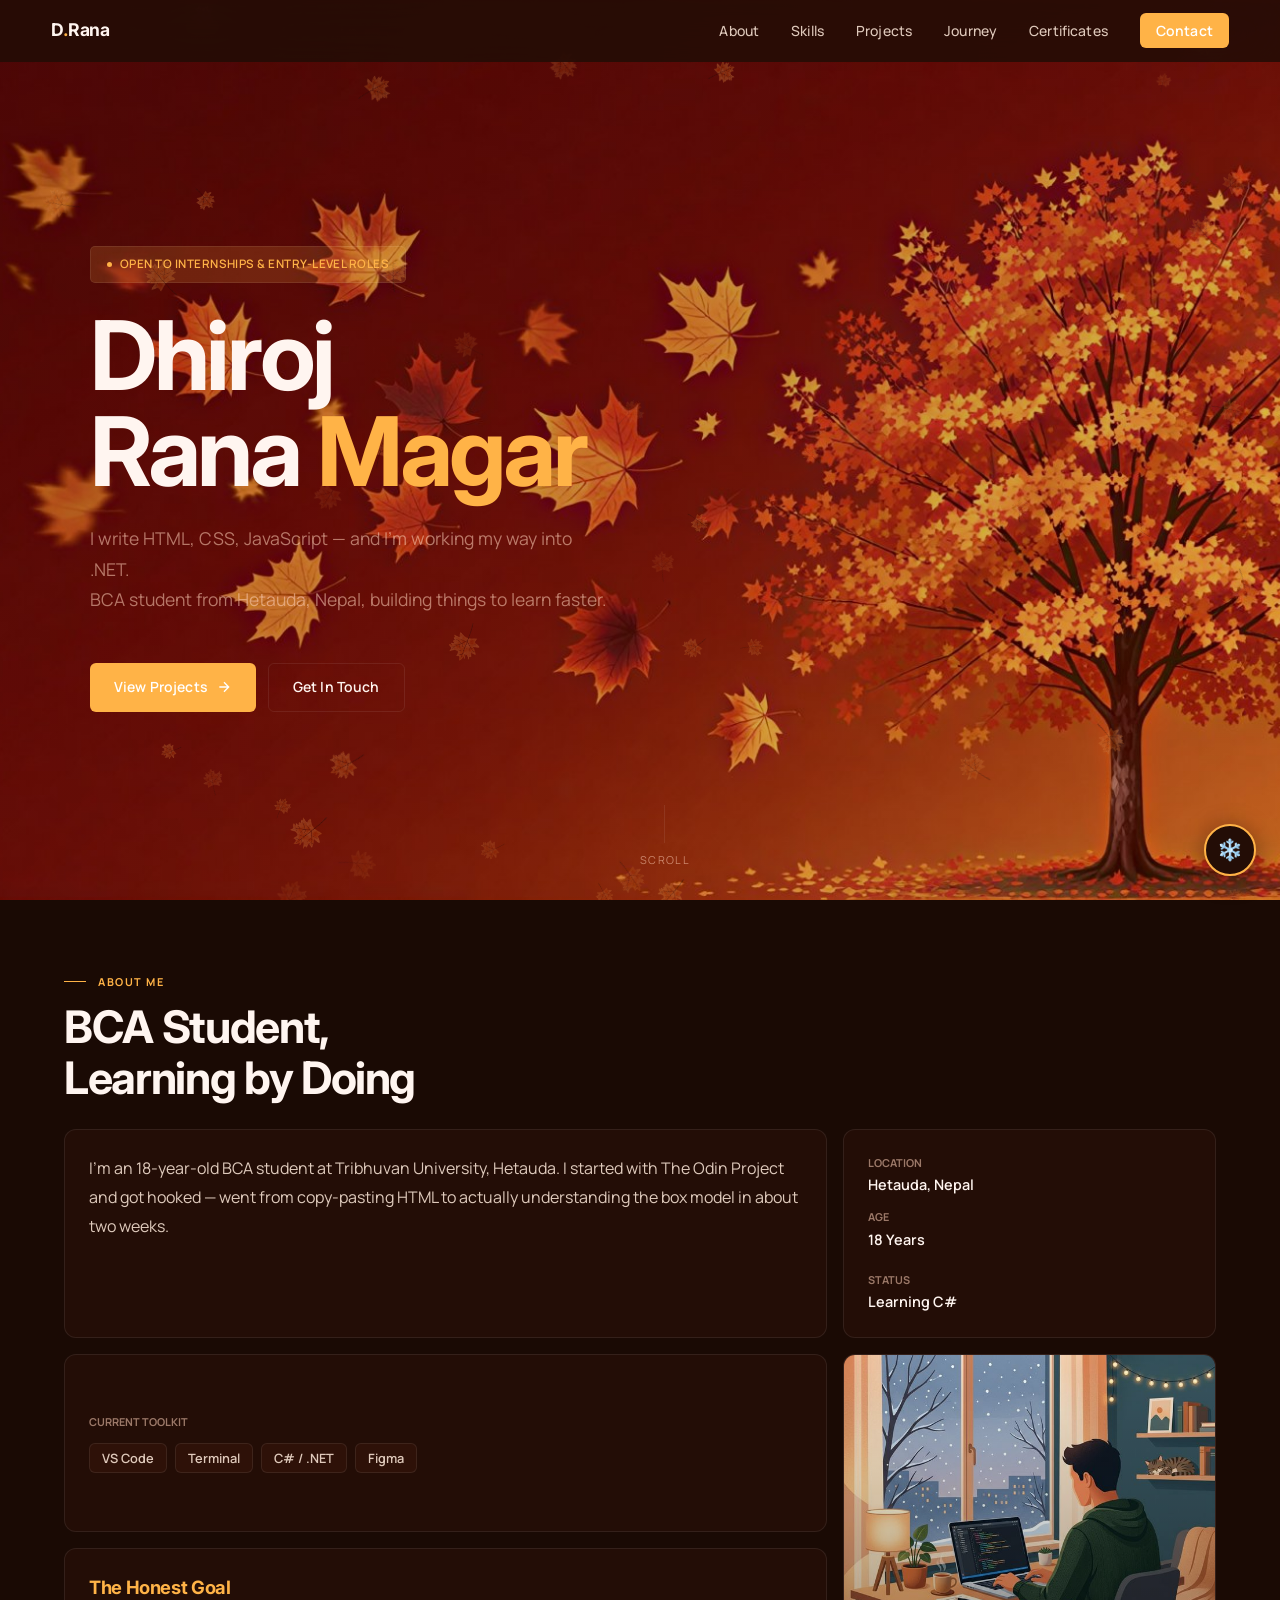
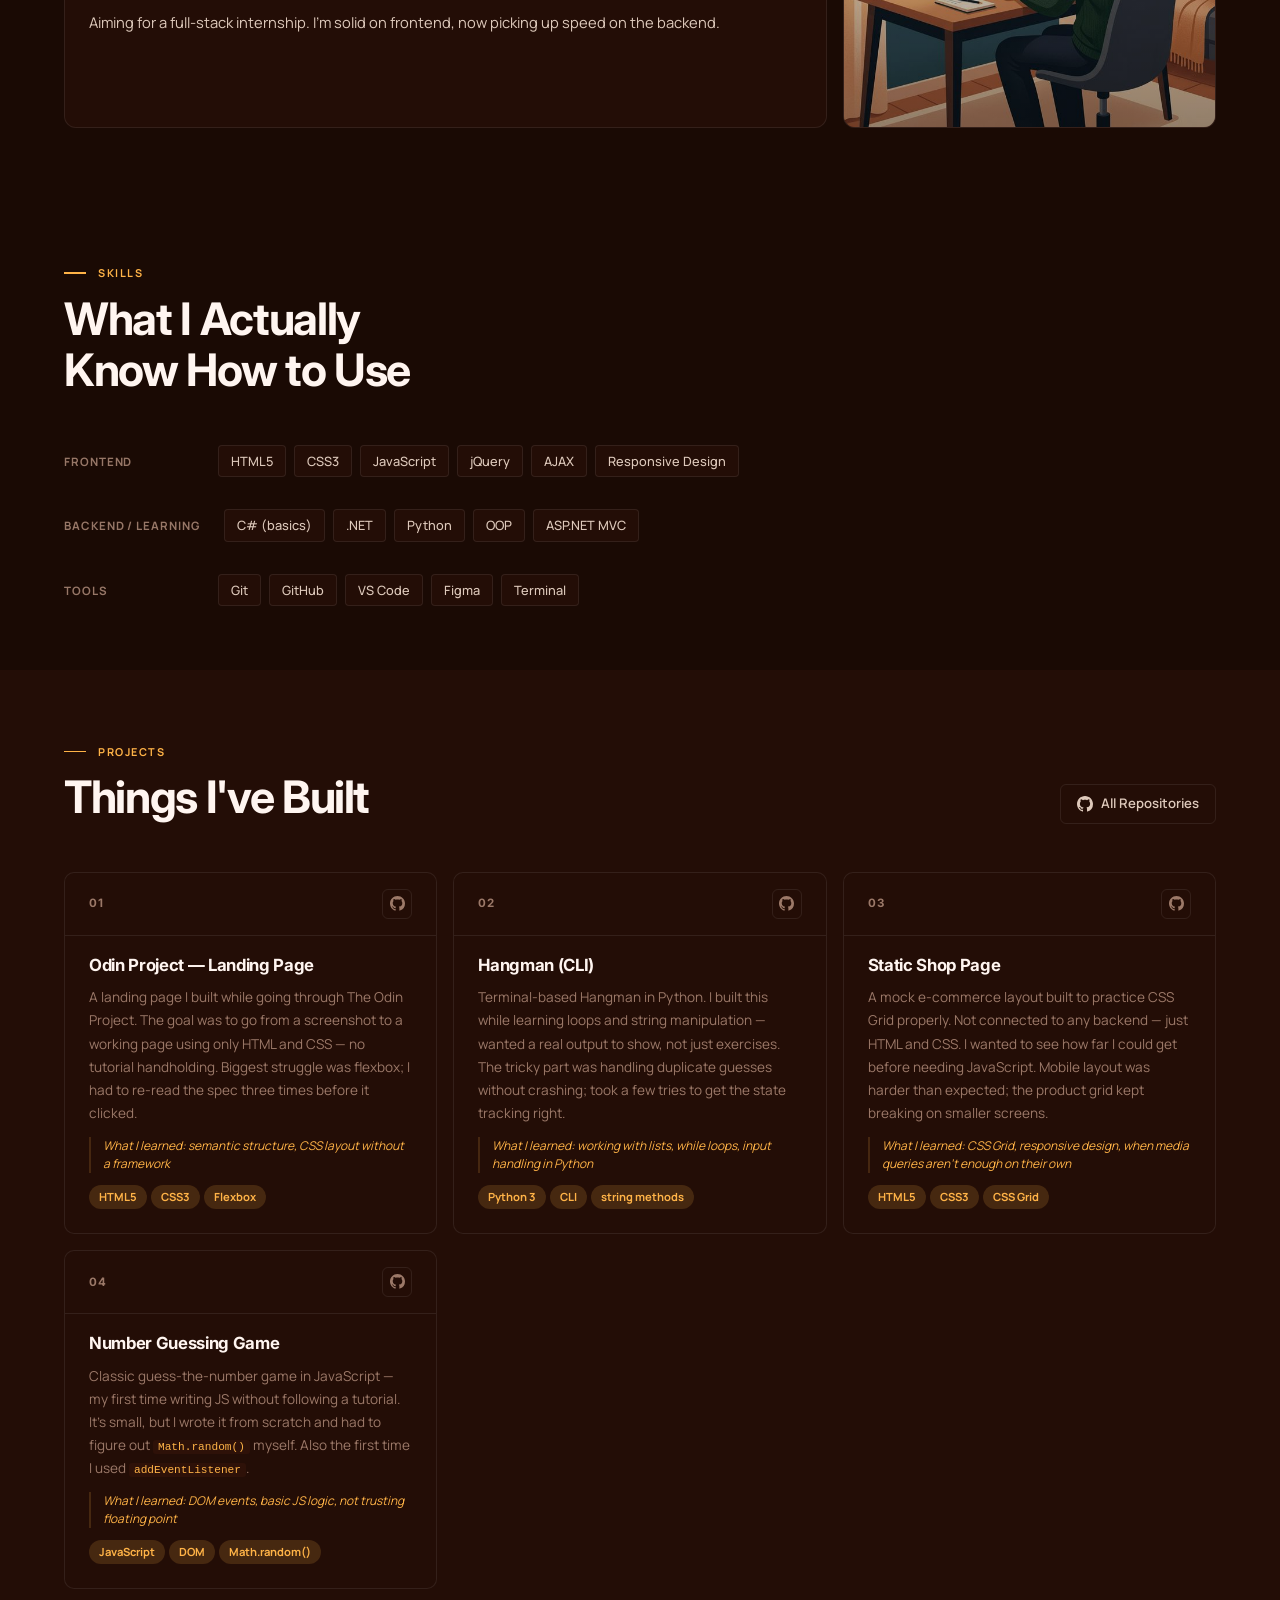
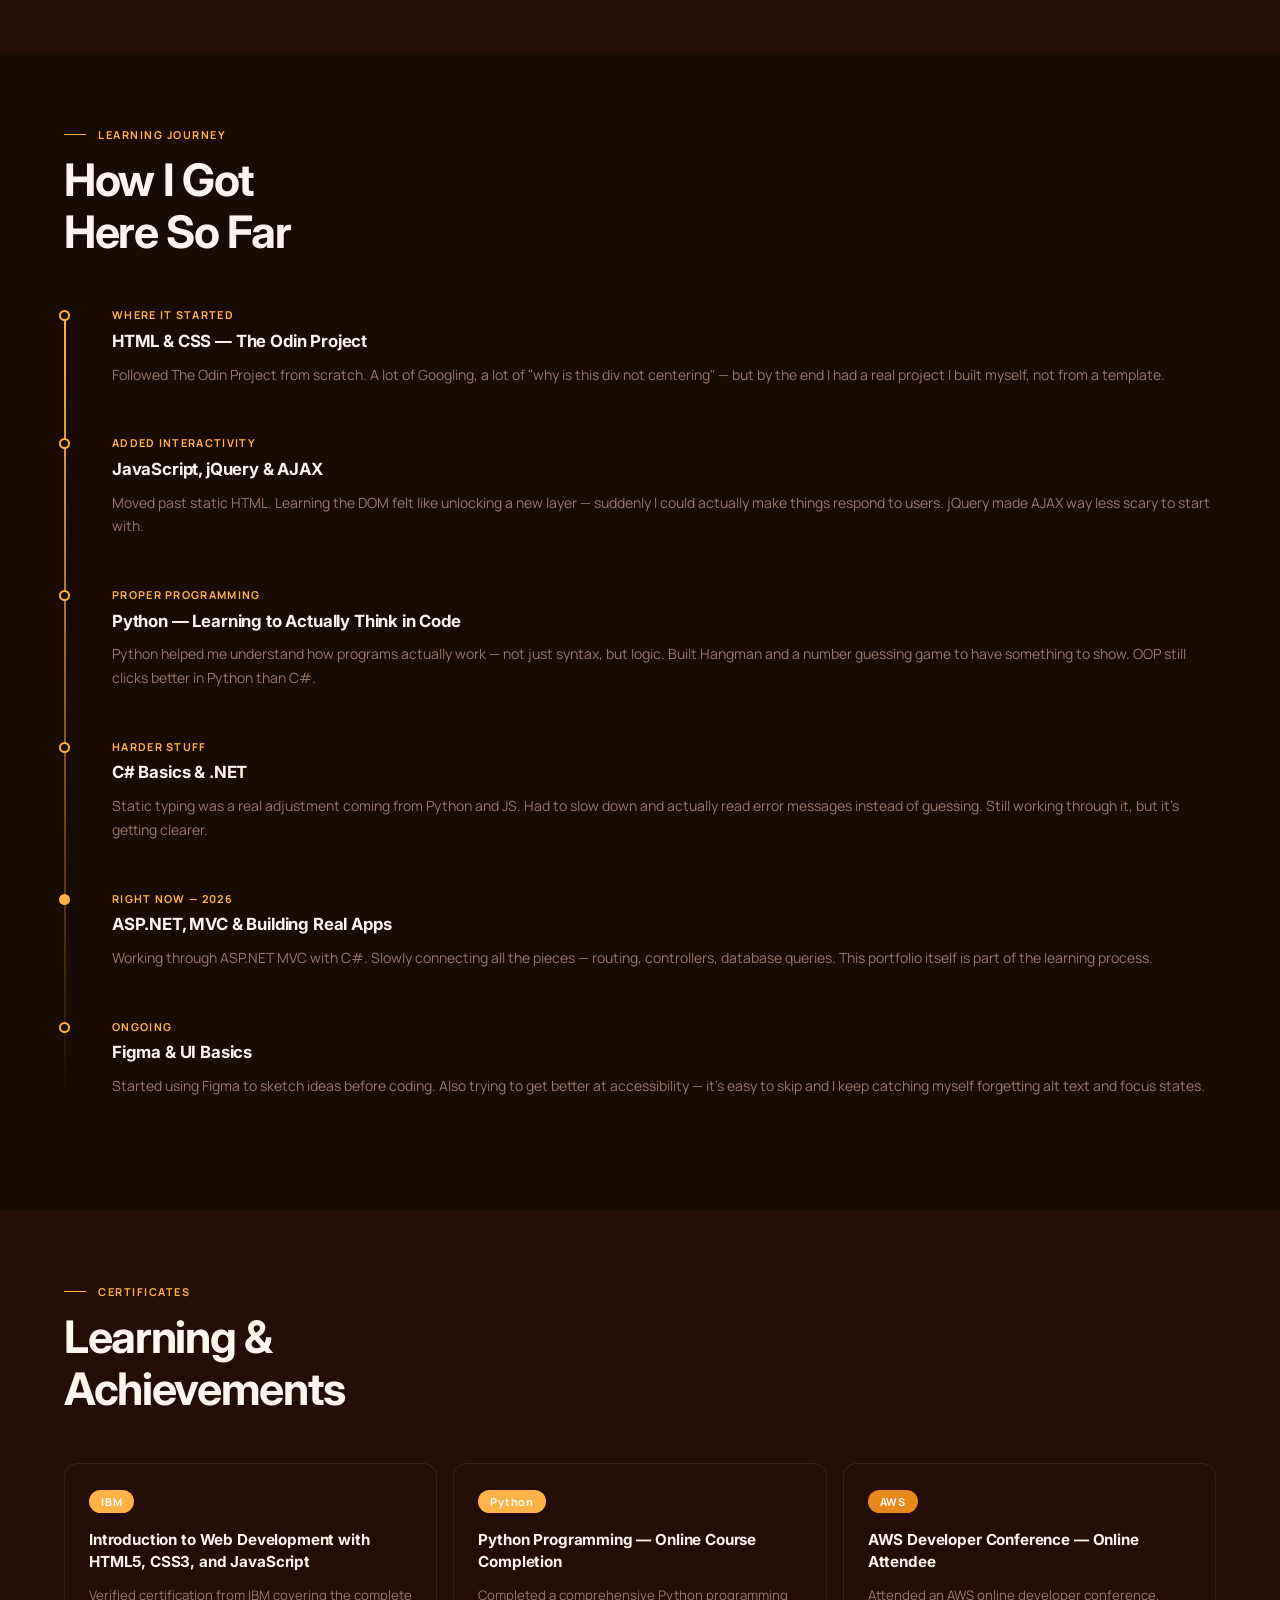
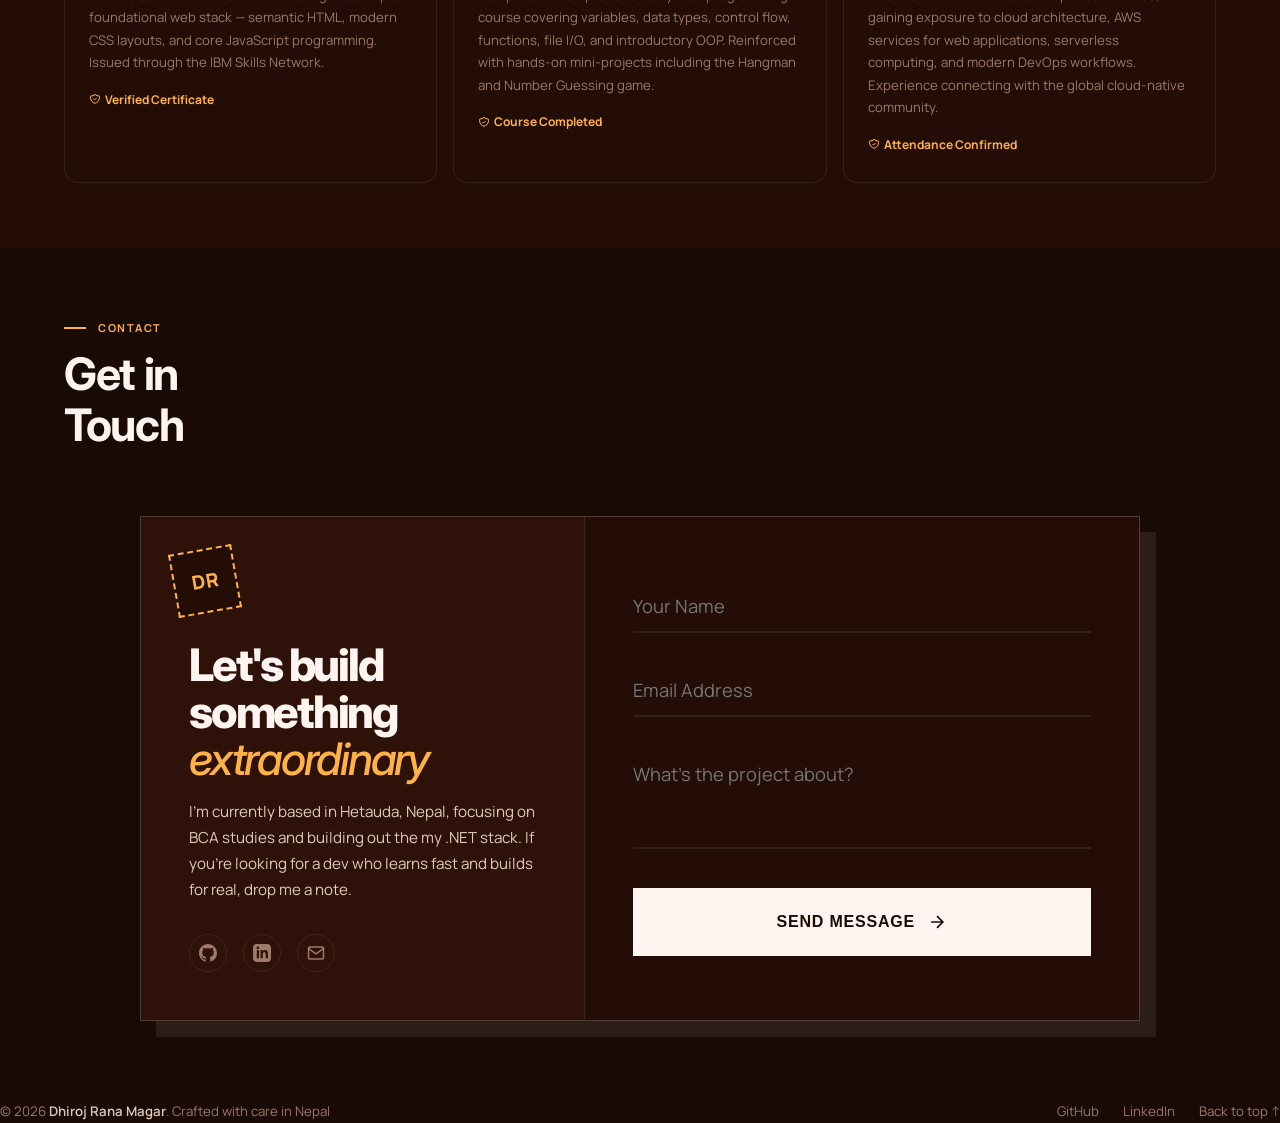
<file: index.html>
<!DOCTYPE html>
<html lang="en">

<head>
  <meta charset="UTF-8" />
  <meta name="viewport" content="width=device-width, initial-scale=1.0" />
  <title>Dhiroj Rana Magar — Web Developer</title>
  <link rel="preconnect" href="https://fonts.googleapis.com" />
  <link rel="preconnect" href="https://fonts.gstatic.com" crossorigin />
  <link
    href="https://fonts.googleapis.com/css2?family=Inter:wght@400;500;600;700&family=Manrope:wght@400;500;600&display=swap"
    rel="stylesheet" />
  <link rel="stylesheet" href="style.css">
</head>

<body>

  <div id="progress-bar"></div>

  <!-- NAV -->
  <nav id="navbar">
    <a href="#hero" class="nav-logo">D<span>.</span>Rana</a>
    <ul class="nav-links" id="navLinks">
      <li><a href="#about">About</a></li>
      <li><a href="#skills">Skills</a></li>
      <li><a href="#projects">Projects</a></li>
      <li><a href="#journey">Journey</a></li>
      <li><a href="#certificates">Certificates</a></li>
      <li><a href="#contact" class="nav-cta">Contact</a></li>
    </ul>
    <button class="nav-toggle" id="navToggle" aria-label="Toggle menu">
      <span></span><span></span><span></span>
    </button>
  </nav>

  <!-- HERO -->
  <section id="hero">
    <div class="hero-canvas-wrap">
      <canvas id="heroCanvas"></canvas>
    </div>

    <div class="hero-content">
      <span class="hero-badge">Open to Internships &amp; Entry-Level Roles</span>

      <h1 class="hero-name">
        Dhiroj<br>
        Rana <em>Magar</em>
      </h1>

      <p class="hero-title">
        I write HTML, CSS, JavaScript — and I'm working my way into .NET.<br>
        BCA student from Hetauda, Nepal, building things to learn faster.
      </p>

      <div class="hero-cta">
        <a href="#projects" class="btn btn-primary">
          View Projects
          <svg width="16" height="16" fill="none" stroke="currentColor" stroke-width="2" viewBox="0 0 24 24">
            <path d="M5 12h14M12 5l7 7-7 7" />
          </svg>
        </a>
        <a href="#contact" class="btn btn-secondary">Get In Touch</a>
      </div>
    </div>

    <div class="hero-scroll-hint">
      <div class="scroll-line"></div>
      <span>Scroll</span>
    </div>
  </section>

  <!-- ABOUT -->
  <section id="about">
    <div class="reveal">
      <span class="section-label">About Me</span>
      <h2 class="section-title">BCA Student,<br>Learning by Doing</h2>
    </div>

    <div class="about-bento reveal reveal-delay-1">
      <!-- Short Bio -->
      <div class="bento-item bio-card">
        <p>
          I'm an 18-year-old BCA student at Tribhuvan University, Hetauda. I started with The Odin Project and
          got hooked — went from copy-pasting HTML to actually understanding the box model in about two weeks.
        </p>
      </div>

      <!-- Tech stack I'm loving -->
      <div class="bento-item toolkit-card">
        <span class="toolkit-label">Current Toolkit</span>
        <div class="toolkit-stack">
           <span class="tool-badge">VS Code</span>
           <span class="tool-badge">Terminal</span>
           <span class="tool-badge">C# / .NET</span>
           <span class="tool-badge">Figma</span>
        </div>
      </div>

      <!-- Facts & Tech Card -->
      <div class="bento-item facts-card">
        <div class="fact">
          <span class="fact-label">Location</span>
          <span class="fact-value">Hetauda, Nepal</span>
        </div>
        <div class="fact">
          <span class="fact-label">Age</span>
          <span class="fact-value">18 Years</span>
        </div>
        <div class="focus-mini">
          <span class="focus-label">Status</span>
          <span class="focus-value">Learning C#</span>
        </div>
      </div>

      <!-- Realistic Setup Photo (Male / Tall) -->
      <div class="bento-item photo-card">
        <img src="male_developer_setup.png" alt="Male developer at desk illustration">
        <div class="photo-overlay"></div>
      </div>

      <!-- Goal Card -->
      <div class="bento-item goal-card">
          <h3>The Honest Goal</h3>
          <p>
            Aiming for a full-stack internship. I'm solid on frontend, now picking up speed on the backend.
          </p>
      </div>
    </div>
  </section>

  <!-- SKILLS -->
  <section id="skills">
    <div class="reveal">
      <span class="section-label">Skills</span>
      <h2 class="section-title">What I Actually<br>Know How to Use</h2>
    </div>

    <div class="skills-list reveal reveal-delay-1">
      <div class="skills-group">
        <span class="skills-group-label">Frontend</span>
        <div class="skills-tags">
          <span class="skill-tag">HTML5</span>
          <span class="skill-tag">CSS3</span>
          <span class="skill-tag">JavaScript</span>
          <span class="skill-tag">jQuery</span>
          <span class="skill-tag">AJAX</span>
          <span class="skill-tag">Responsive Design</span>
        </div>
      </div>
      <div class="skills-group">
        <span class="skills-group-label">Backend / Learning</span>
        <div class="skills-tags">
          <span class="skill-tag">C# (basics)</span>
          <span class="skill-tag">.NET</span>
          <span class="skill-tag">Python</span>
          <span class="skill-tag">OOP</span>
          <span class="skill-tag">ASP.NET MVC</span>
        </div>
      </div>
      <div class="skills-group">
        <span class="skills-group-label">Tools</span>
        <div class="skills-tags">
          <span class="skill-tag">Git</span>
          <span class="skill-tag">GitHub</span>
          <span class="skill-tag">VS Code</span>
          <span class="skill-tag">Figma</span>
          <span class="skill-tag">Terminal</span>
        </div>
      </div>
    </div>
  </section>

  <!-- PROJECTS -->
  <section id="projects">
    <div class="projects-header reveal">
      <div>
        <span class="section-label">Projects</span>
        <h2 class="section-title">Things I've Built</h2>
      </div>
      <a href="https://github.com/DhirojRana" target="_blank" rel="noopener" class="github-all">
        <svg width="16" height="16" viewBox="0 0 24 24" fill="currentColor">
          <path
            d="M12 0C5.37 0 0 5.37 0 12c0 5.31 3.435 9.795 8.205 11.385.6.105.825-.255.825-.57 0-.285-.015-1.23-.015-2.235-3.015.555-3.795-.735-4.035-1.41-.135-.345-.72-1.41-1.23-1.695-.42-.225-1.02-.78-.015-.795.945-.015 1.62.87 1.845 1.23 1.08 1.815 2.805 1.305 3.495.99.105-.78.42-1.305.765-1.605-2.67-.3-5.46-1.335-5.46-5.925 0-1.305.465-2.385 1.23-3.225-.12-.3-.54-1.53.12-3.18 0 0 1.005-.315 3.3 1.23.96-.27 1.98-.405 3-.405s2.04.135 3 .405c2.295-1.56 3.3-1.23 3.3-1.23.66 1.65.24 2.88.12 3.18.765.84 1.23 1.905 1.23 3.225 0 4.605-2.805 5.625-5.475 5.925.435.375.81 1.095.81 2.22 0 1.605-.015 2.895-.015 3.3 0 .315.225.69.825.57A12.02 12.02 0 0024 12c0-6.63-5.37-12-12-12z" />
        </svg>
        All Repositories
      </a>
    </div>

    <div class="projects-grid">
      <div class="project-card reveal reveal-delay-1">
        <div class="project-header">
          <span class="project-num">01</span>
          <div class="project-links">
            <a href="https://github.com/DhirojRana/Odin-Project--1" target="_blank" rel="noopener" class="project-link"
              title="View on GitHub">
              <svg width="15" height="15" viewBox="0 0 24 24" fill="currentColor">
                <path
                  d="M12 0C5.37 0 0 5.37 0 12c0 5.31 3.435 9.795 8.205 11.385.6.105.825-.255.825-.57 0-.285-.015-1.23-.015-2.235-3.015.555-3.795-.735-4.035-1.41-.135-.345-.72-1.41-1.23-1.695-.42-.225-1.02-.78-.015-.795.945-.015 1.62.87 1.845 1.23 1.08 1.815 2.805 1.305 3.495.99.105-.78.42-1.305.765-1.605-2.67-.3-5.46-1.335-5.46-5.925 0-1.305.465-2.385 1.23-3.225-.12-.3-.54-1.53.12-3.18 0 0 1.005-.315 3.3 1.23.96-.27 1.98-.405 3-.405s2.04.135 3 .405c2.295-1.56 3.3-1.23 3.3-1.23.66 1.65.24 2.88.12 3.18.765.84 1.23 1.905 1.23 3.225 0 4.605-2.805 5.625-5.475 5.925.435.375.81 1.095.81 2.22 0 1.605-.015 2.895-.015 3.3 0 .315.225.69.825.57A12.02 12.02 0 0024 12c0-6.63-5.37-12-12-12z" />
              </svg>
            </a>
          </div>
        </div>
        <div class="project-body">
          <h3 class="project-title">Odin Project — Landing Page</h3>
          <p class="project-desc">A landing page I built while going through The Odin Project. The goal was to
            go from a screenshot to a working page using only HTML and CSS — no tutorial handholding.
            Biggest struggle was flexbox; I had to re-read the spec three times before it clicked.</p>
          <div class="project-note">What I learned: semantic structure, CSS layout without a framework</div>
          <div class="project-tech">
            <span class="tech-tag">HTML5</span>
            <span class="tech-tag">CSS3</span>
            <span class="tech-tag">Flexbox</span>
          </div>
        </div>
      </div>

      <div class="project-card reveal reveal-delay-2">
        <div class="project-header">
          <span class="project-num">02</span>
          <div class="project-links">
            <a href="https://github.com/DhirojRana/ProjectHangMan" target="_blank" rel="noopener" class="project-link"
              title="View on GitHub">
              <svg width="15" height="15" viewBox="0 0 24 24" fill="currentColor">
                <path
                  d="M12 0C5.37 0 0 5.37 0 12c0 5.31 3.435 9.795 8.205 11.385.6.105.825-.255.825-.57 0-.285-.015-1.23-.015-2.235-3.015.555-3.795-.735-4.035-1.41-.135-.345-.72-1.41-1.23-1.695-.42-.225-1.02-.78-.015-.795.945-.015 1.62.87 1.845 1.23 1.08 1.815 2.805 1.305 3.495.99.105-.78.42-1.305.765-1.605-2.67-.3-5.46-1.335-5.46-5.925 0-1.305.465-2.385 1.23-3.225-.12-.3-.54-1.53.12-3.18 0 0 1.005-.315 3.3 1.23.96-.27 1.98-.405 3-.405s2.04.135 3 .405c2.295-1.56 3.3-1.23 3.3-1.23.66 1.65.24 2.88.12 3.18.765.84 1.23 1.905 1.23 3.225 0 4.605-2.805 5.625-5.475 5.925.435.375.81 1.095.81 2.22 0 1.605-.015 2.895-.015 3.3 0 .315.225.69.825.57A12.02 12.02 0 0024 12c0-6.63-5.37-12-12-12z" />
              </svg>
            </a>
          </div>
        </div>
        <div class="project-body">
          <h3 class="project-title">Hangman (CLI)</h3>
          <p class="project-desc">Terminal-based Hangman in Python. I built this while learning loops and
            string manipulation — wanted a real output to show, not just exercises. The tricky part was
            handling duplicate guesses without crashing; took a few tries to get the state tracking right.</p>
          <div class="project-note">What I learned: working with lists, while loops, input handling in Python</div>
          <div class="project-tech">
            <span class="tech-tag">Python 3</span>
            <span class="tech-tag">CLI</span>
            <span class="tech-tag">string methods</span>
          </div>
        </div>
      </div>

      <div class="project-card reveal reveal-delay-3">
        <div class="project-header">
          <span class="project-num">03</span>
          <div class="project-links">
            <a href="https://github.com/DhirojRana/Project2" target="_blank" rel="noopener" class="project-link"
              title="View on GitHub">
              <svg width="15" height="15" viewBox="0 0 24 24" fill="currentColor">
                <path
                  d="M12 0C5.37 0 0 5.37 0 12c0 5.31 3.435 9.795 8.205 11.385.6.105.825-.255.825-.57 0-.285-.015-1.23-.015-2.235-3.015.555-3.795-.735-4.035-1.41-.135-.345-.72-1.41-1.23-1.695-.42-.225-1.02-.78-.015-.795.945-.015 1.62.87 1.845 1.23 1.08 1.815 2.805 1.305 3.495.99.105-.78.42-1.305.765-1.605-2.67-.3-5.46-1.335-5.46-5.925 0-1.305.465-2.385 1.23-3.225-.12-.3-.54-1.53.12-3.18 0 0 1.005-.315 3.3 1.23.96-.27 1.98-.405 3-.405s2.04.135 3 .405c2.295-1.56 3.3-1.23 3.3-1.23.66 1.65.24 2.88.12 3.18.765.84 1.23 1.905 1.23 3.225 0 4.605-2.805 5.625-5.475 5.925.435.375.81 1.095.81 2.22 0 1.605-.015 2.895-.015 3.3 0 .315.225.69.825.57A12.02 12.02 0 0024 12c0-6.63-5.37-12-12-12z" />
              </svg>
            </a>
          </div>
        </div>
        <div class="project-body">
          <h3 class="project-title">Static Shop Page</h3>
          <p class="project-desc">A mock e-commerce layout built to practice CSS Grid properly. Not connected
            to any backend — just HTML and CSS. I wanted to see how far I could get before needing JavaScript.
            Mobile layout was harder than expected; the product grid kept breaking on smaller screens.</p>
          <div class="project-note">What I learned: CSS Grid, responsive design, when media queries aren't enough on their own</div>
          <div class="project-tech">
            <span class="tech-tag">HTML5</span>
            <span class="tech-tag">CSS3</span>
            <span class="tech-tag">CSS Grid</span>
          </div>
        </div>
      </div>

      <div class="project-card reveal reveal-delay-4">
        <div class="project-header">
          <span class="project-num">04</span>
          <div class="project-links">
            <a href="https://github.com/DhirojRana/NumberGuessingGame" target="_blank" rel="noopener"
              class="project-link" title="View on GitHub">
              <svg width="15" height="15" viewBox="0 0 24 24" fill="currentColor">
                <path
                  d="M12 0C5.37 0 0 5.37 0 12c0 5.31 3.435 9.795 8.205 11.385.6.105.825-.255.825-.57 0-.285-.015-1.23-.015-2.235-3.015.555-3.795-.735-4.035-1.41-.135-.345-.72-1.41-1.23-1.695-.42-.225-1.02-.78-.015-.795.945-.015 1.62.87 1.845 1.23 1.08 1.815 2.805 1.305 3.495.99.105-.78.42-1.305.765-1.605-2.67-.3-5.46-1.335-5.46-5.925 0-1.305.465-2.385 1.23-3.225-.12-.3-.54-1.53.12-3.18 0 0 1.005-.315 3.3 1.23.96-.27 1.98-.405 3-.405s2.04.135 3 .405c2.295-1.56 3.3-1.23 3.3-1.23.66 1.65.24 2.88.12 3.18.765.84 1.23 1.905 1.23 3.225 0 4.605-2.805 5.625-5.475 5.925.435.375.81 1.095.81 2.22 0 1.605-.015 2.895-.015 3.3 0 .315.225.69.825.57A12.02 12.02 0 0024 12c0-6.63-5.37-12-12-12z" />
              </svg>
            </a>
          </div>
        </div>
        <div class="project-body">
          <h3 class="project-title">Number Guessing Game</h3>
          <p class="project-desc">Classic guess-the-number game in JavaScript — my first time writing JS without
            following a tutorial. It's small, but I wrote it from scratch and had to figure out
            <code>Math.random()</code> myself. Also the first time I used <code>addEventListener</code>.</p>
          <div class="project-note">What I learned: DOM events, basic JS logic, not trusting floating point</div>
          <div class="project-tech">
            <span class="tech-tag">JavaScript</span>
            <span class="tech-tag">DOM</span>
            <span class="tech-tag">Math.random()</span>
          </div>
        </div>
      </div>
    </div>
  </section>

  <!-- JOURNEY -->
  <section id="journey">
    <div class="reveal">
      <span class="section-label">Learning Journey</span>
      <h2 class="section-title">How I Got<br>Here So Far</h2>
    </div>

    <div class="timeline">
      <div class="timeline-item">
        <div class="timeline-dot"></div>
        <div class="timeline-date">Where it started</div>
        <div class="timeline-title">HTML &amp; CSS — The Odin Project</div>
        <div class="timeline-desc">Followed The Odin Project from scratch. A lot of Googling, a lot of "why is
          this div not centering" — but by the end I had a real project I built myself, not from a template.</div>
      </div>

      <div class="timeline-item">
        <div class="timeline-dot"></div>
        <div class="timeline-date">Added interactivity</div>
        <div class="timeline-title">JavaScript, jQuery &amp; AJAX</div>
        <div class="timeline-desc">Moved past static HTML. Learning the DOM felt like unlocking a new layer — suddenly
          I could actually make things respond to users. jQuery made AJAX way less scary to start with.</div>
      </div>

      <div class="timeline-item">
        <div class="timeline-dot"></div>
        <div class="timeline-date">Proper programming</div>
        <div class="timeline-title">Python — Learning to Actually Think in Code</div>
        <div class="timeline-desc">Python helped me understand how programs actually work — not just syntax, but logic.
          Built Hangman and a number guessing game to have something to show. OOP still clicks better in Python than C#.</div>
      </div>

      <div class="timeline-item">
        <div class="timeline-dot"></div>
        <div class="timeline-date">Harder stuff</div>
        <div class="timeline-title">C# Basics &amp; .NET</div>
        <div class="timeline-desc">Static typing was a real adjustment coming from Python and JS. Had to slow down
          and actually read error messages instead of guessing. Still working through it, but it's getting clearer.</div>
      </div>

      <div class="timeline-item active">
        <div class="timeline-dot"></div>
        <div class="timeline-date">Right now — 2026</div>
        <div class="timeline-title">ASP.NET, MVC &amp; Building Real Apps</div>
        <div class="timeline-desc">Working through ASP.NET MVC with C#. Slowly connecting all the pieces — routing,
          controllers, database queries. This portfolio itself is part of the learning process.</div>
      </div>

      <div class="timeline-item">
        <div class="timeline-dot"></div>
        <div class="timeline-date">Ongoing</div>
        <div class="timeline-title">Figma &amp; UI Basics</div>
        <div class="timeline-desc">Started using Figma to sketch ideas before coding. Also trying to get better at
          accessibility — it's easy to skip and I keep catching myself forgetting alt text and focus states.</div>
      </div>
    </div>
  </section>

  <!-- CERTIFICATES -->
  <section id="certificates">
    <div class="reveal">
      <span class="section-label">Certificates</span>
      <h2 class="section-title">Learning &amp;<br>Achievements</h2>
    </div>

    <div class="certs-grid">
      <div class="cert-card reveal reveal-delay-1">
        <div class="cert-issuer-badge">IBM</div>
        <h3 class="cert-title">Introduction to Web Development with HTML5, CSS3, and JavaScript</h3>
        <p class="cert-detail">Verified certification from IBM covering the complete foundational web stack — semantic
          HTML, modern CSS layouts, and core JavaScript programming. Issued through the IBM Skills Network.</p>
        <span class="cert-verify">
          <svg width="12" height="12" fill="none" stroke="currentColor" stroke-width="2" viewBox="0 0 24 24">
            <path
              d="M9 12l2 2 4-4m5.618-4.016A11.955 11.955 0 0112 2.944a11.955 11.955 0 01-8.618 3.04A12.02 12.02 0 003 9c0 5.591 3.824 10.29 9 11.622 5.176-1.332 9-6.03 9-11.622 0-1.042-.133-2.052-.382-3.016z" />
          </svg>
          Verified Certificate
        </span>
      </div>

      <div class="cert-card reveal reveal-delay-2">
        <div class="cert-issuer-badge">Python</div>
        <h3 class="cert-title">Python Programming — Online Course Completion</h3>
        <p class="cert-detail">Completed a comprehensive Python programming course covering variables, data types,
          control flow, functions, file I/O, and introductory OOP. Reinforced with hands-on mini-projects including the
          Hangman and Number Guessing game.</p>
        <span class="cert-verify">
          <svg width="12" height="12" fill="none" stroke="currentColor" stroke-width="2" viewBox="0 0 24 24">
            <path
              d="M9 12l2 2 4-4m5.618-4.016A11.955 11.955 0 0112 2.944a11.955 11.955 0 01-8.618 3.04A12.02 12.02 0 003 9c0 5.591 3.824 10.29 9 11.622 5.176-1.332 9-6.03 9-11.622 0-1.042-.133-2.052-.382-3.016z" />
          </svg>
          Course Completed
        </span>
      </div>

      <div class="cert-card reveal reveal-delay-3">
        <div class="cert-issuer-badge" style="background: #e8871a;">AWS</div>
        <h3 class="cert-title">AWS Developer Conference — Online Attendee</h3>
        <p class="cert-detail">Attended an AWS online developer conference, gaining exposure to cloud architecture, AWS
          services for web applications, serverless computing, and modern DevOps workflows. Experience connecting with
          the global cloud-native community.</p>
        <span class="cert-verify">
          <svg width="12" height="12" fill="none" stroke="currentColor" stroke-width="2" viewBox="0 0 24 24">
            <path
              d="M9 12l2 2 4-4m5.618-4.016A11.955 11.955 0 0112 2.944a11.955 11.955 0 01-8.618 3.04A12.02 12.02 0 003 9c0 5.591 3.824 10.29 9 11.622 5.176-1.332 9-6.03 9-11.622 0-1.042-.133-2.052-.382-3.016z" />
          </svg>
          Attendance Confirmed
        </span>
      </div>
    </div>
  </section>

  <!-- CONTACT -->
  <section id="contact">
    <div class="reveal">
      <span class="section-label">Contact</span>
      <h2 class="section-title">Get in<br>Touch</h2>
    </div>

    <div class="postcard-wrap reveal">
      <div class="postcard">
        <div class="postcard-info">
          <div class="postcard-stamp">
            <span>DR</span>
          </div>
          <h2 class="postcard-heading">Let's build<br>something <em>extraordinary</em></h2>
          <p class="postcard-intro">
            I'm currently based in Hetauda, Nepal, focusing on BCA studies and building out the my .NET stack. 
            If you're looking for a dev who learns fast and builds for real, drop me a note.
          </p>
          <div class="postcard-socials">
            <a href="https://github.com/DhirojRana" target="_blank" aria-label="GitHub">
              <svg width="18" height="18" fill="currentColor" viewBox="0 0 24 24">
                <path d="M12 0C5.37 0 0 5.37 0 12c0 5.31 3.435 9.795 8.205 11.385.6.105.825-.255.825-.57 0-.285-.015-1.23-.015-2.235-3.015.555-3.795-.735-4.035-1.41-.135-.345-.72-1.41-1.23-1.695-.42-.225-1.02-.78-.015-.795.945-.015 1.62.87 1.845 1.23 1.08 1.815 2.805 1.305 3.495.99.105-.78.42-1.305.765-1.605-2.67-.3-5.46-1.335-5.46-5.925 0-1.305.465-2.385 1.23-3.225-.12-.3-.54-1.53.12-3.18 0 0 1.005-.315 3.3 1.23.96-.27 1.98-.405 3-.405s2.04.135 3 .405c2.295-1.56 3.3-1.23 3.3-1.23.66 1.65.24 2.88.12 3.18.765.84 1.23 1.905 1.23 3.225 0 4.605-2.805 5.625-5.475 5.925.435.375.81 1.095.81 2.22 0 1.605-.015 2.895-.015 3.3 0 .315.225.69.825.57A12.02 12.02 0 0024 12c0-6.63-5.37-12-12-12z" />
              </svg>
            </a>
            <a href="https://www.linkedin.com/in/dhiroj-rana-5ab02b2a7/" target="_blank" aria-label="LinkedIn">
              <svg width="18" height="18" fill="currentColor" viewBox="0 0 24 24">
                <path d="M19 0h-14c-2.761 0-5 2.239-5 5v14c0 2.761 2.239 5 5 5h14c2.762 0 5-2.239 5-5v-14c0-2.761-2.238-5-5-5zm-11 19h-3v-11h3v11zm-1.5-12.268c-.966 0-1.75-.79-1.75-1.764s.784-1.764 1.75-1.764 1.75.79 1.75 1.764-.783 1.764-1.75 1.764zm13.5 12.268h-3v-5.604c0-3.368-4-3.113-4 0v5.604h-3v-11h3v1.765c1.396-2.586 7-2.777 7 2.476v6.759z" />
              </svg>
            </a>
            <a href="mailto:dhirojrana4@gmail.com" aria-label="Email Address">
              <svg width="18" height="18" fill="none" stroke="currentColor" stroke-width="2" viewBox="0 0 24 24">
                <path d="M4 4h16c1.1 0 2 .9 2 2v12c0 1.1-.9 2-2 2H4c-1.1 0-2-.9-2-2V6c0-1.1.9-2 2-2z" />
                <polyline points="22,6 12,13 2,6" />
              </svg>
            </a>
          </div>
        </div>
        <div class="postcard-form reveal-delay-2">
          <div class="form-row">
            <input type="text" id="contactName" placeholder="Your Name" required />
          </div>
          <div class="form-row">
            <input type="email" id="contactEmail" placeholder="Email Address" required />
          </div>
          <div class="form-row">
            <textarea id="contactMsg" placeholder="What's the project about?"></textarea>
          </div>
          <button class="postcard-send" onclick="handleSubmit()">
            <span>Send Message</span>
            <svg width="20" height="20" fill="none" stroke="currentColor" stroke-width="2" viewBox="0 0 24 24">
              <path d="M5 12h14M12 5l7 7-7 7" />
            </svg>
          </button>
          <div class="form-success" id="formSuccess">
            Got it — expect a reply within 24 hours.
          </div>
        </div>
      </div>
    </div>
  </section>

  <!-- FOOTER -->
  <footer>
    <div class="footer-copy">
      © 2026 <strong>Dhiroj Rana Magar</strong>. Crafted with care in Nepal
    </div>
    <div class="footer-links">
      <a href="https://github.com/DhirojRana" target="_blank" rel="noopener">GitHub</a>
      <a href="https://www.linkedin.com/in/dhiroj-rana-5ab02b2a7/" target="_blank" rel="noopener">LinkedIn</a>
      <a href="#hero">Back to top ↑</a>
    </div>
  </footer>

  <!-- SEASON TOGGLE -->
  <button class="season-toggle" id="seasonToggle" aria-label="Toggle season theme" data-tooltip="Switch to Winter">🍂</button>

  <script src="script.js"></script>
</file>
<file: style.css>
/* ============================================================
   Portfolio — Dhiroj Rana Magar
   Autumn / Winter themes, dark mode, season toggle
   ============================================================ */

*, *::before, *::after { box-sizing: border-box; margin: 0; padding: 0; }

/* ── TOKENS ───────────────────────────────────────────────── */
:root {
  --space-1: 4px; --space-2: 8px; --space-3: 12px; --space-4: 16px;
  --space-5: 24px; --space-6: 32px; --space-7: 48px; --space-8: 64px;
  --radius-sm: 6px; --radius-md: 10px; --radius-lg: 16px;

  /* Autumn / Sunset palette (default) */
  --bg: #1a0a04;
  --surface: #230d06;
  --surface2: #2e1108;
  --surface-elevated: rgba(35,13,6,0.88);
  --text-primary: #fff5f0;
  --text-secondary: rgba(255,235,220,0.85);
  --text-muted: rgba(255,210,185,0.55);

  --accent: #ffb347;
  --accent-hover: #f59e0b;
  --accent-soft: rgba(255,179,71,0.12);
  --accent-light: rgba(255,179,71,0.16);
  --accent-vivid: #ffb347;

  --border-subtle: rgba(255,255,255,0.08);
  --border-strong: rgba(255,255,255,0.20);
  --gold: #ffb347;
  --t-fast: 0.2s ease;
  --t-smooth: 0.3s cubic-bezier(0.4,0,0.2,1);
  --shadow-soft: 0 4px 24px rgba(0,0,0,0.40);
  --shadow-lg: 0 12px 48px rgba(0,0,0,0.60);

  --hero-bg-image: url('autumn.jpg');
  --hero-overlay: linear-gradient(135deg, rgba(60,10,2,0.30) 25%, rgba(40,8,2,0.25) 50%, rgba(20,4,0,0.10) 100%);
}

.winter {
  --bg: #0d1b2a;
  --surface: #112236;
  --surface2: #162d44;
  --surface-elevated: rgba(13,27,42,0.92);
  --text-primary: #e8f4fd;
  --text-secondary: rgba(200,230,255,0.85);
  --text-muted: rgba(160,205,240,0.55);

  --accent: #7ec8e3;
  --accent-hover: #5bb8d8;
  --accent-soft: rgba(126,200,227,0.14);
  --accent-light: rgba(126,200,227,0.18);
  --accent-vivid: #7ec8e3;

  --border-subtle: rgba(126,200,227,0.12);
  --border-strong: rgba(126,200,227,0.28);
  --gold: #7ec8e3;
  --shadow-soft: 0 4px 24px rgba(0,20,40,0.55);
  --shadow-lg: 0 12px 48px rgba(0,20,40,0.75);

  --hero-bg-image: url('winter.jpg');
  --hero-overlay: linear-gradient(135deg, rgba(0,20,50,0.32) 25%, rgba(0,15,40,0.28) 50%, rgba(0,10,30,0.12) 100%);
}

/* ── BASE ─────────────────────────────────────────────────── */
html { scroll-behavior: smooth; overflow-x: hidden; }
body {
  font-family: 'Manrope', sans-serif;
  background: var(--bg); color: var(--text-secondary);
  line-height: 1.6; overflow-x: hidden;
  transition: background var(--t-smooth), color var(--t-smooth);
}
h1, h2, h3, h4 { font-family: 'Inter', sans-serif; color: var(--text-primary); letter-spacing: -0.02em; }

a { color: inherit; text-decoration: none; transition: var(--t-fast); }

/* ── NAV ──────────────────────────────────────────────────── */
nav {
  position: fixed; top: 0; left: 0; right: 0; z-index: 100;
  display: flex; align-items: center; justify-content: space-between;
  padding: 0 min(4vw, var(--space-8)); height: 62px;
  background: var(--surface-elevated); backdrop-filter: blur(20px);
  border-bottom: 1px solid transparent;
  transition: border-color var(--t-smooth), background var(--t-smooth);
}
nav.scrolled { border-bottom-color: var(--border-subtle); }

.nav-logo {
  font-family: 'Inter', sans-serif; font-size: 1.1rem; color: var(--text-primary);
  text-decoration: none; letter-spacing: -0.03em; font-weight: 700;
}
.nav-logo span { color: var(--accent); }

.nav-links { display: flex; gap: 2rem; list-style: none; align-items: center; }
.nav-links a {
  text-decoration: none; color: var(--text-secondary);
  font-size: 0.875rem; font-weight: 500; letter-spacing: 0.01em;
  position: relative; transition: color var(--t-fast);
}
.nav-links a::after {
  content: ''; position: absolute; bottom: -3px; left: 0;
  width: 0; height: 1px; background: var(--accent); transition: width var(--t-fast);
}
.nav-links a:hover { color: var(--text-primary); }
.nav-links a:hover::after { width: 100%; }

.nav-cta {
  background: var(--accent) !important; color: #fff !important;
  padding: var(--space-2) var(--space-4) !important; border-radius: var(--radius-sm) !important;
  font-weight: 600 !important;
  transition: background var(--t-fast), transform var(--t-fast) !important;
}
.nav-cta::after { display: none !important; }
.nav-cta:hover { background: var(--accent-hover) !important; transform: translateY(-1px); }

.nav-toggle {
  display: none; flex-direction: column; gap: 5px;
  cursor: pointer; background: none; border: none; padding: 4px;
}
.nav-toggle span { display: block; width: 22px; height: 1.5px; background: var(--text-primary); transition: all 0.3s; }

/* ── HERO ─────────────────────────────────────────────────── */
#hero {
  min-height: 100vh; display: flex; flex-direction: column; justify-content: center;
  padding: clamp(6rem,12vw,10rem) min(8vw,var(--space-8)) clamp(4rem,8vw,6rem);
  position: relative; overflow: hidden;
  background-image: var(--hero-bg-image);
  background-size: cover;
  background-position: center center;
  background-repeat: no-repeat;
  transition: background-image 0.6s ease;
}
/* Dynamic overlay — changes per theme */
#hero::before {
  content: '';
  position: absolute; inset: 0; z-index: 0;
  background: var(--hero-overlay);
  transition: background 0.6s ease;
}
/* Canvas sits above the overlay so stars draw on top of the image */
.hero-canvas-wrap { position: absolute; inset: 0; z-index: 1; pointer-events: none; }
#heroCanvas { position: absolute; inset: 0; width: 100%; height: 100%; opacity: 0.70; }
.hero-content { position: relative; z-index: 2; max-width: 1100px; margin: 0 auto; width: 100%; }

.hero-badge {
  display: inline-flex; align-items: center; gap: var(--space-2);
  background: var(--accent-light); color: var(--accent);
  padding: var(--space-2) var(--space-4);
  border: 1px solid var(--border-subtle); border-radius: 5px;
  font-size: 0.73rem; font-weight: 600; letter-spacing: 0.04em;
  text-transform: uppercase; margin-bottom: var(--space-5); width: fit-content;
  opacity: 0; transform: translateY(20px); animation: fadeUp 0.7s 0.2s forwards;
}
.hero-badge::before {
  content: ''; width: 5px; height: 5px; background: var(--accent);
  border-radius: 50%; animation: pulse 2s infinite;
}

@keyframes pulse { 0%,100%{opacity:1;transform:scale(1)} 50%{opacity:0.4;transform:scale(1.6)} }

.hero-name {
  font-family: 'Inter', sans-serif;
  font-size: clamp(2.5rem,7.5vw,7rem); line-height: 1.0;
  letter-spacing: -0.035em; color: var(--text-primary); font-weight: 700;
  opacity: 0; transform: translateY(30px); animation: fadeUp 0.9s 0.35s forwards;
}
.hero-name em { font-style: normal; color: var(--accent); }

.hero-title {
  font-size: clamp(0.95rem,1.8vw,1.1rem); color: var(--text-muted);
  font-weight: 400; margin-top: var(--space-5); max-width: 520px; line-height: 1.75;
  opacity: 0; transform: translateY(20px); animation: fadeUp 0.8s 0.5s forwards;
}
.winter .hero-title { color: rgba(232,244,253,0.95); text-shadow: 0 1px 2px rgba(0,0,0,0.2); }

.hero-cta {
  display: flex; gap: var(--space-3); margin-top: var(--space-7); flex-wrap: wrap;
  opacity: 0; transform: translateY(20px); animation: fadeUp 0.8s 0.65s forwards;
}

/* ── BUTTONS ──────────────────────────────────────────────── */
.btn {
  display: inline-flex; align-items: center; gap: var(--space-2);
  padding: var(--space-3) var(--space-5); border-radius: var(--radius-sm);
  font-size: 0.875rem; font-weight: 600; text-decoration: none;
  cursor: pointer; border: none; letter-spacing: 0.01em;
  font-family: 'Manrope', sans-serif;
  transition: background var(--t-fast), transform var(--t-fast), box-shadow var(--t-fast), border-color var(--t-fast);
}
.btn-primary { background: var(--accent); color: #fff; }
.btn-primary:hover {
  background: var(--accent-hover); transform: translateY(-1px);
  box-shadow: 0 6px 20px var(--accent-soft);
}
.btn-secondary {
  background: transparent; color: var(--text-primary);
  border: 1px solid var(--border-subtle);
}
.btn-secondary:hover {
  border-color: var(--border-strong); background: rgba(0,0,0,0.02); transform: translateY(-1px);
}
/* Winter: btn-secondary needs stronger contrast against the icy hero image */
.winter .hero-cta .btn-secondary {
  border-color: rgba(126,200,227,0.55);
  color: #e8f4fd;
  background: rgba(126,200,227,0.08);
}
.winter .hero-cta .btn-secondary:hover {
  border-color: rgba(126,200,227,0.85);
  background: rgba(126,200,227,0.15);
}

/* ── HERO SCROLL HINT ─────────────────────────────────────── */
.hero-scroll-hint {
  position: absolute; bottom: 2rem; left: 50%; transform: translateX(-50%);
  display: flex; flex-direction: column; align-items: center; gap: var(--space-2);
  color: var(--text-muted); font-size: 0.68rem; letter-spacing: 0.12em; text-transform: uppercase;
  opacity: 0; animation: fadeUp 0.8s 1.2s forwards; z-index: 2;
}
.scroll-line { width: 1px; height: 38px; background: var(--border-subtle); position: relative; overflow: hidden; }
.scroll-line::after {
  content: ''; position: absolute; top: -100%; left: 0; right: 0; height: 100%;
  background: var(--accent); animation: scrollDown 2.6s 1.5s infinite;
}
@keyframes scrollDown { 0%{top:-100%} 100%{top:100%} }
@keyframes fadeUp { to { opacity: 1; transform: translateY(0); } }

/* ── SECTION STRUCTURE ────────────────────────────────────── */
section { padding: var(--space-8) min(8vw, var(--space-8)); }

.section-label {
  display: inline-flex; align-items: center; gap: var(--space-3);
  font-size: 0.68rem; font-weight: 700; letter-spacing: 0.14em;
  text-transform: uppercase; color: var(--accent); margin-bottom: var(--space-3);
}
.section-label::before { content: ''; width: 22px; height: 1.5px; background: var(--accent); }

.section-title {
  font-family: 'Inter', sans-serif; font-size: clamp(1.9rem,3.5vw,3rem);
  letter-spacing: -0.03em; line-height: 1.15; color: var(--text-primary); font-weight: 700;
}

/* ── CARD BASE ────────────────────────────────────────────── */
.skill-card, .project-card, .cert-card {
  background: var(--surface); border: 1px solid var(--border-subtle);
  transition: border-color var(--t-fast), box-shadow var(--t-fast), transform var(--t-fast);
}
/* Project cards — border-color shift only, no lift */
.project-card { border-radius: 10px; overflow: hidden; }
.project-card:hover { border-color: var(--accent); box-shadow: 0 2px 16px var(--accent-soft); }
/* Cert cards — slight lift, no border change */
.cert-card { border-radius: 14px; }
.cert-card:hover { transform: translateY(-3px); box-shadow: var(--shadow-soft); }

.about-text p { color: var(--text-secondary); line-height: 1.8; font-size: 0.95rem; margin-bottom: var(--space-4); }

.about-bento {
  margin-top: var(--space-5);
  display: grid;
  grid-template-columns: repeat(3, 1fr);
  grid-template-areas:
    "bio bio facts"
    "toolkit toolkit photo"
    "goal goal photo";
  gap: var(--space-4);
}

.bento-item {
  background: var(--surface);
  border: 1px solid var(--border-subtle);
  border-radius: 12px;
  padding: var(--space-5);
  transition: transform var(--t-fast), border-color var(--t-fast);
}

@media (max-width: 768px) {
  .bento-item {
    padding: var(--space-4);
  }
}

.bento-item:hover {
  border-color: var(--border-strong);
  transform: translateY(-2px);
}

.bio-card { grid-area: bio; }
.toolkit-card { grid-area: toolkit; display: flex; flex-direction: column; justify-content: center; }
.facts-card { grid-area: facts; display: flex; flex-direction: column; justify-content: center; gap: var(--space-3); }
.goal-card { grid-area: goal; }
.photo-card { grid-area: photo; padding: 0; overflow: hidden; position: relative; }

.photo-card img {
  width: 100%;
  height: 100%;
  object-fit: cover;
  display: block;
}

.photo-overlay {
  position: absolute;
  inset: 0;
  background: linear-gradient(to top, rgba(0,0,0,0.4), transparent);
}

.bio-card p {
  color: var(--text-secondary);
  line-height: 1.8;
  font-size: 1rem;
}

.bio-card p:not(:last-child) {
  margin-bottom: var(--space-4);
}

.fact, .focus-mini {
  display: flex;
  flex-direction: column;
  gap: 2px;
}

.focus-mini { margin-top: var(--space-2); }

.fact-label, .focus-label {
  font-size: 0.68rem;
  font-weight: 700;
  text-transform: uppercase;
  color: var(--text-muted);
}

.fact-value, .focus-value {
  font-size: 0.9rem;
  font-weight: 600;
  color: var(--text-primary);
}

.toolkit-label {
    font-size: 0.68rem; font-weight: 700; text-transform: uppercase;
    color: var(--text-muted); margin-bottom: var(--space-3); display: block;
}

.toolkit-stack {
    display: flex; flex-wrap: wrap; gap: var(--space-2);
}

.tool-badge {
    background: var(--surface2); border: 1px solid var(--border-subtle);
    padding: 4px 12px; border-radius: 6px; font-size: 0.8rem;
    font-weight: 600; color: var(--text-secondary);
}

.goal-card h3 {
  font-size: 1.15rem;
  margin-bottom: var(--space-2);
  color: var(--accent);
}

.goal-card p {
  font-size: 0.92rem;
  color: var(--text-secondary);
}

@media (max-width: 992px) {
  .about-bento {
    grid-template-columns: repeat(2, 1fr);
    grid-template-areas:
      "bio bio"
      "facts photo"
      "toolkit photo"
      "goal goal";
  }
}

@media (max-width: 768px) {
  .about-bento {
    grid-template-columns: 1fr;
    grid-template-areas:
      "bio"
      "facts"
      "toolkit"
      "goal"
      "photo";
  }
  .photo-card { aspect-ratio: 16/9; }
}

/* ── SKILLS ───────────────────────────────────────────────── */
#skills { background: var(--bg); }

/* Flat grouped tag list — no cards */
.skills-list {
  margin-top: var(--space-7);
  display: flex; flex-direction: column; gap: var(--space-6);
}
.skills-group { display: flex; align-items: baseline; gap: var(--space-5); flex-wrap: wrap; }
.skills-group-label {
  font-size: 0.72rem; font-weight: 700; letter-spacing: 0.08em;
  text-transform: uppercase; color: var(--text-muted);
  min-width: 130px; flex-shrink: 0;
}
.skills-tags { display: flex; flex-wrap: wrap; gap: var(--space-2); }
.skill-tag {
  background: var(--surface); color: var(--text-secondary);
  border: 1px solid var(--border-subtle); padding: 5px 12px; border-radius: 4px;
  font-size: 0.8rem; font-weight: 500;
  transition: border-color var(--t-fast), color var(--t-fast);
}
.skill-tag:hover { border-color: var(--accent); color: var(--text-primary); }

/* ── PROJECTS ─────────────────────────────────────────────── */
#projects { background: var(--surface); }

.projects-header {
  display: flex; align-items: flex-end; justify-content: space-between;
  flex-wrap: wrap; gap: var(--space-4); margin-bottom: var(--space-7);
}
.github-all {
  display: inline-flex; align-items: center; gap: var(--space-2);
  font-size: 0.825rem; font-weight: 600; color: var(--text-secondary);
  text-decoration: none; border: 1px solid var(--border-subtle);
  padding: var(--space-2) var(--space-4); border-radius: var(--radius-sm);
  transition: border-color var(--t-fast), color var(--t-fast), transform var(--t-fast);
}
.github-all:hover { border-color: var(--border-strong); color: var(--text-primary); transform: translateY(-1px); }

.projects-grid {
  display: grid; grid-template-columns: repeat(auto-fill,minmax(min(100%, 280px),1fr)); gap: var(--space-4);
}
.project-card { overflow: hidden; display: flex; flex-direction: column; }

.project-header {
  display: flex; align-items: center; justify-content: space-between;
  padding: var(--space-4) var(--space-5); border-bottom: 1px solid var(--border-subtle);
}
.project-num {
  font-size: 0.72rem; font-weight: 700; letter-spacing: 0.1em;
  color: var(--text-muted); font-family: 'Inter', sans-serif;
}
.project-links { display: flex; gap: var(--space-2); }
.project-link {
  width: 30px; height: 30px; display: flex; align-items: center; justify-content: center;
  border-radius: var(--radius-sm); border: 1px solid var(--border-subtle);
  color: var(--text-muted); text-decoration: none;
  transition: border-color var(--t-fast), color var(--t-fast);
}
.project-link:hover { border-color: var(--accent); color: var(--accent); }

.project-body { padding: var(--space-4) var(--space-5) var(--space-5); flex: 1; }
.project-title {
  font-family: 'Inter', sans-serif; font-size: 1.05rem; font-weight: 700;
  color: var(--text-primary); letter-spacing: -0.02em; margin-bottom: var(--space-2);
}
.project-desc { font-size: 0.85rem; color: var(--text-muted); line-height: 1.7; margin-bottom: var(--space-3); }
.project-note {
  font-size: 0.75rem; color: var(--accent); font-style: italic;
  margin-bottom: var(--space-3); padding-left: var(--space-3);
  border-left: 2px solid var(--accent-light);
  line-height: 1.5;
}
.project-note + .project-tech { margin-top: var(--space-1); }
code {
  font-family: 'Courier New', Courier, monospace;
  font-size: 0.82em; background: var(--surface2);
  color: var(--accent); padding: 1px 5px; border-radius: 3px;
}
.project-tech { display: flex; flex-wrap: wrap; gap: var(--space-1); }
.tech-tag {
  background: var(--accent-light); color: var(--accent);
  padding: 3px 10px; border-radius: 100px; font-size: 0.7rem; font-weight: 700;
}

/* ── JOURNEY ──────────────────────────────────────────────── */
#journey { background: var(--bg); }
.timeline {
  position: relative; margin-top: var(--space-7); padding-left: clamp(1.5rem,4vw,3rem);
}
.timeline::before {
  content: ''; position: absolute; left: 0; top: 8px; bottom: 0; width: 1.5px;
  background: linear-gradient(to bottom, var(--accent), transparent);
}
.timeline-item {
  position: relative; margin-bottom: var(--space-7);
  opacity: 0; transform: translateX(-16px); transition: opacity 0.55s, transform 0.55s;
}
.timeline-item:nth-child(2) { transition-duration: 0.5s; }
.timeline-item:nth-child(3) { transition-duration: 0.62s; }
.timeline-item:nth-child(4) { transition-duration: 0.48s; }
.timeline-item:nth-child(5) { transition-duration: 0.58s; }
.timeline-item.visible { opacity: 1; transform: translateX(0); }
.timeline-dot {
  position: absolute; left: calc(-1 * clamp(1.5rem,4vw,3rem) - 5px); top: 4px;
  width: 11px; height: 11px; border-radius: 50%;
  border: 2px solid var(--accent); background: var(--bg); transition: background var(--t-smooth);
}
.timeline-item.active .timeline-dot { background: var(--accent); }
.timeline-date {
  font-size: 0.68rem; font-weight: 700; letter-spacing: 0.12em;
  text-transform: uppercase; color: var(--accent); margin-bottom: var(--space-1);
}
.timeline-title {
  font-family: 'Inter', sans-serif; font-size: 1.05rem; font-weight: 700;
  color: var(--text-primary); letter-spacing: -0.01em;
}
.timeline-desc { font-size: 0.875rem; color: var(--text-muted); margin-top: var(--space-2); line-height: 1.7; }

/* ── CERTIFICATES ─────────────────────────────────────────── */
#certificates { background: var(--surface); }
.certs-grid {
  display: grid; grid-template-columns: repeat(auto-fill,minmax(min(100%, 280px),1fr)); gap: var(--space-4); margin-top: var(--space-7);
}
.cert-card { padding: var(--space-5); }
.cert-issuer-badge {
  display: inline-flex; align-items: center;
  background: var(--gold); color: #fff; padding: 3px var(--space-3); border-radius: 100px;
  font-size: 0.68rem; font-weight: 700; letter-spacing: 0.07em; margin-bottom: var(--space-4);
}
.cert-title {
  font-family: 'Inter', sans-serif; font-size: 0.95rem; font-weight: 700;
  color: var(--text-primary); line-height: 1.4; margin-bottom: var(--space-3); letter-spacing: -0.01em;
}
.cert-detail { font-size: 0.825rem; color: var(--text-muted); line-height: 1.7; }
.cert-verify {
  display: inline-flex; align-items: center; gap: var(--space-1);
  margin-top: var(--space-4); font-size: 0.75rem; font-weight: 700;
  color: var(--accent); text-decoration: none;
}

/* ── CONTACT ──────────────────────────────────────────────── */
#contact {
  background: var(--bg);
  padding-bottom: var(--space-8);
}

.postcard-wrap {
  margin-top: var(--space-7);
  padding: var(--space-4) 0;
}

.postcard {
  display: grid;
  grid-template-columns: 1fr 1.25fr;
  max-width: 1000px;
  margin: 0 auto;
  background: var(--surface);
  border: 1px solid var(--border-strong);
  box-shadow: 16px 16px 0 var(--border-subtle);
  position: relative;
}

.postcard-info {
  background: var(--surface2);
  padding: var(--space-8) var(--space-7) var(--space-7);
  display: flex;
  flex-direction: column;
  justify-content: flex-end;
  border-right: 1px solid var(--border-subtle);
}

.postcard-stamp {
  position: absolute;
  top: 32px;
  left: 32px;
  width: 64px;
  height: 64px;
  border: 2px dashed var(--accent);
  display: flex;
  align-items: center;
  justify-content: center;
  font-weight: 900;
  color: var(--accent);
  transform: rotate(-10deg);
  font-size: 1.2rem;
  background: var(--surface);
}

.postcard-heading {
  font-family: 'Inter', sans-serif;
  font-size: clamp(2rem, 4vw, 2.8rem);
  line-height: 1.05;
  letter-spacing: -0.05em;
  font-weight: 800;
  margin-bottom: var(--space-4);
  color: var(--text-primary);
}

.postcard-heading em {
  font-style: italic;
  font-weight: 500;
  color: var(--accent);
}

.postcard-intro {
  font-size: 0.95rem;
  line-height: 1.7;
  color: var(--text-secondary);
  margin-bottom: var(--space-6);
  max-width: 360px;
}

.postcard-socials {
  display: flex;
  gap: var(--space-4);
}

.postcard-socials a {
  width: 38px;
  height: 38px;
  display: flex;
  align-items: center;
  justify-content: center;
  border-radius: 50%;
  border: 1.5px solid var(--border-subtle);
  color: var(--text-muted);
  text-decoration: none;
  transition: all var(--t-fast);
}

.postcard-socials a:hover {
  border-color: var(--accent);
  color: var(--accent);
  background: var(--accent-soft);
  transform: translateY(-2px);
}

.postcard-form {
  padding: var(--space-8) var(--space-7);
  display: flex;
  flex-direction: column;
  gap: var(--space-6);
}

.form-row input, .form-row textarea {
  width: 100%;
  background: transparent;
  border: none;
  border-bottom: 2px solid var(--border-subtle);
  padding: var(--space-3) 0;
  font-family: inherit;
  font-size: 1.15rem;
  color: var(--text-primary);
  transition: all var(--t-fast);
  border-radius: 0;
}

.form-row input:focus, .form-row textarea:focus {
  outline: none;
  border-bottom-color: var(--accent);
  transform: translateX(4px);
}

.form-row textarea {
  min-height: 100px;
  resize: none;
}

.postcard-send {
  background: var(--text-primary);
  color: var(--bg);
  border: none;
  padding: var(--space-5);
  font-weight: 800;
  font-size: 1rem;
  text-transform: uppercase;
  letter-spacing: 0.05em;
  display: flex;
  align-items: center;
  justify-content: center;
  gap: var(--space-3);
  cursor: pointer;
  transition: background var(--t-fast), transform var(--t-fast);
}

.winter .postcard-send { background: var(--accent); color: white; }

.postcard-send:hover {
  background: var(--accent);
  transform: translateY(-2px);
}

.form-success {
  padding: var(--space-4);
  background: #f0fdf4;
  color: #166534;
  font-size: 0.85rem;
  font-weight: 700;
  text-align: center;
  display: none;
}

@media (max-width: 900px) {
  .postcard {
    grid-template-columns: 1fr;
    box-shadow: 10px 10px 0 var(--border-subtle);
  }
  .postcard-info {
    padding: var(--space-7) var(--space-5) var(--space-5);
    border-right: none;
    border-bottom: 1px solid var(--border-subtle);
  }
  .postcard-form {
    padding: var(--space-6) var(--space-5);
  }
  .postcard-stamp {
    width: 50px;
    height: 50px;
    font-size: 1rem;
  }
}

/* ── FOOTER ───────────────────────────────────────────────── */
footer {
  display: flex; align-items: center; justify-content: space-between; flex-wrap: wrap; gap: var(--space-4);
}
.footer-copy { font-size: 0.83rem; color: var(--text-muted); }
.footer-copy strong { color: var(--text-secondary); font-weight: 600; }
.footer-links { display: flex; gap: var(--space-5); }
.footer-links a { color: var(--text-muted); text-decoration: none; font-size: 0.83rem; transition: color var(--t-fast); }
.footer-links a:hover { color: var(--text-primary); }

/* ── SEASON TOGGLE ────────────────────────────────────────── */
.season-toggle {
  position: fixed; bottom: 24px; right: 24px; z-index: 150;
  width: 52px; height: 52px; border-radius: 50%;
  background: var(--surface); border: 2px solid var(--accent);
  box-shadow: var(--shadow-soft); cursor: pointer;
  display: flex; align-items: center; justify-content: center;
  font-size: 1.3rem; transition: transform var(--t-fast), box-shadow var(--t-fast);
}
.season-toggle:hover { transform: scale(1.1); box-shadow: var(--shadow-lg); }

/* Tooltip on season toggle */
.season-toggle::before {
  content: attr(data-tooltip);
  position: absolute; right: calc(100% + 10px);
  background: var(--surface2); color: var(--text-primary);
  font-family: 'Manrope', sans-serif; font-size: 0.72rem; font-weight: 600;
  white-space: nowrap; padding: 4px 10px; border-radius: var(--radius-sm);
  border: 1px solid var(--border-subtle); opacity: 0; pointer-events: none;
  transform: translateX(6px); transition: opacity 0.2s, transform 0.2s;
}
.season-toggle:hover::before { opacity: 1; transform: translateX(0); }

/* ── REVEAL ───────────────────────────────────────────────── */
.reveal { opacity: 0; transform: translateY(22px); transition: opacity 0.6s, transform 0.6s; }
.reveal.visible { opacity: 1; transform: translateY(0); }
.reveal-delay-1 { transition-delay: 0.08s; }
.reveal-delay-2 { transition-delay: 0.16s; }
.reveal-delay-3 { transition-delay: 0.24s; }
.reveal-delay-4 { transition-delay: 0.32s; }

/* ── MOBILE OVERRIDES ────────────────────────────────────── */
@media (max-width: 768px) {
  nav { height: 70px; }
  
  .nav-links {
    display: none;
    position: fixed; top: 70px; left: 0; right: 0;
    flex-direction: column; align-items: center;
    background: var(--surface-elevated);
    backdrop-filter: blur(24px);
    border-bottom: 2px solid var(--accent-light);
    padding: var(--space-7) var(--space-5);
    gap: var(--space-5);
    z-index: 99;
    box-shadow: 0 10px 30px rgba(0,0,0,0.1);
  }

  .nav-links.open { display: flex; animation: slideDown 0.3s ease-out; }
  
  .nav-links a {
    font-size: 1.15rem;
    font-weight: 700;
    padding: var(--space-2) 0;
    width: 100%;
    text-align: center;
  }

  .nav-cta {
    width: 200px;
    margin-top: var(--space-3);
    padding: var(--space-3) var(--space-6) !important;
  }

  .nav-toggle { display: flex; }

  /* Footer Mobile */
  footer {
    flex-direction: column;
    text-align: center;
    gap: var(--space-6);
    padding: var(--space-8) var(--space-5);
  }
  .footer-links {
    justify-content: center;
    width: 100%;
  }

  /* Other Mobile Fixes */
  .hero-scroll-hint { display: none; }
}

@keyframes slideDown {
  from { opacity: 0; transform: translateY(-10px); }
  to { opacity: 1; transform: translateY(0); }
}
</file>
